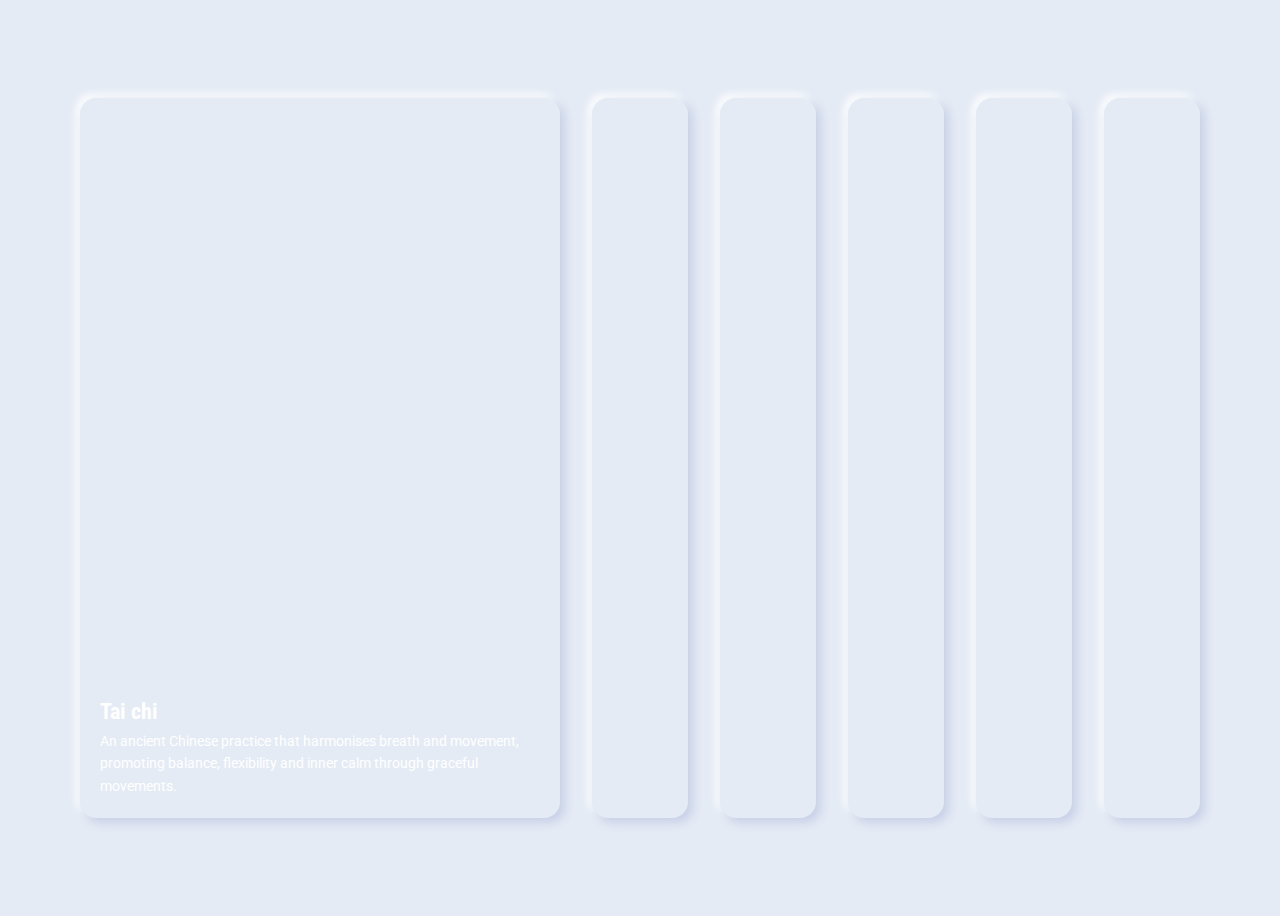
<file: 01_expanding-cards/index.html>
<!DOCTYPE html>
<html lang="en">
<head>
    <meta charset="UTF-8">
    <meta name="viewport" content="width=device-width, initial-scale=1.0">
    <link rel="stylesheet" href="./style.css">
    <title>01 - Expanding Cards</title>
</head>
<body>
    <div class="container">
        <div class="card active" style="background-image: url('https://mir-s3-cdn-cf.behance.net/project_modules/max_1200/c8dcb7181710323.6520543f58adc.png');">
            <div class="text-wrap">
                <h3>Tai chi</h3>
                <p>An ancient Chinese practice that harmonises breath and movement, promoting balance, flexibility and inner calm through graceful movements.</p>
            </div>
        </div>
        <div class="card" style="background-image: url('https://mir-s3-cdn-cf.behance.net/project_modules/max_1200/7fe11b181710323.6520543f5d22f.png');">
            <div class="text-wrap">
                <h3>Tennis</h3>
                <p>An exciting sport of agility and precision, rallies, serves and volleys require skill, strategy and relentless determination.</p>
            </div>
        </div>
        <div class="card"style="background-image: url('https://mir-s3-cdn-cf.behance.net/project_modules/max_1200/4eab55181710323.6520543f51001.png');">
            <div class="text-wrap">
                <h3>Rugby</h3>
                <p>A dynamic sport that combines strategy, teamwork and brute strength, it fosters camaraderie and resilience among players on the field.</p>
            </div>
        </div>
        <div class="card" style="background-image: url('https://mir-s3-cdn-cf.behance.net/project_modules/max_1200/037fb6181710323.6520543f54819.png');">
            <div class="text-wrap">
                <h3>Figure skating</h3>
                <p>An elegant sport that combines artistry and athleticism, where skaters perform graceful movements on ice with precision and style.</p>
            </div>
        </div>
        <div class="card" style="background-image: url('https://mir-s3-cdn-cf.behance.net/project_modules/max_1200/a6836a181710323.6520543f5b817.png');">
            <div class="text-wrap">
                <h3>Archery</h3>
                <p>An ancient skill that embodies focus, precision and strength. The archer's aim and release merge in perfect harmony and grace.</p>
            </div>
        </div>
        <div class="card" style="background-image: url('https://mir-s3-cdn-cf.behance.net/project_modules/max_1200/5e3031181710323.6520543f57d54.png');">
            <div class="text-wrap">
                <h3>Rhythmic gymnastics</h3>
                <p>A mesmerising blend of dance and athleticism, weaving grace, flexibility and precision into artful performances.</p>
            </div>
        </div>
    </div>
    <script src="./script.js"></script>
</body>
</html>
</file>
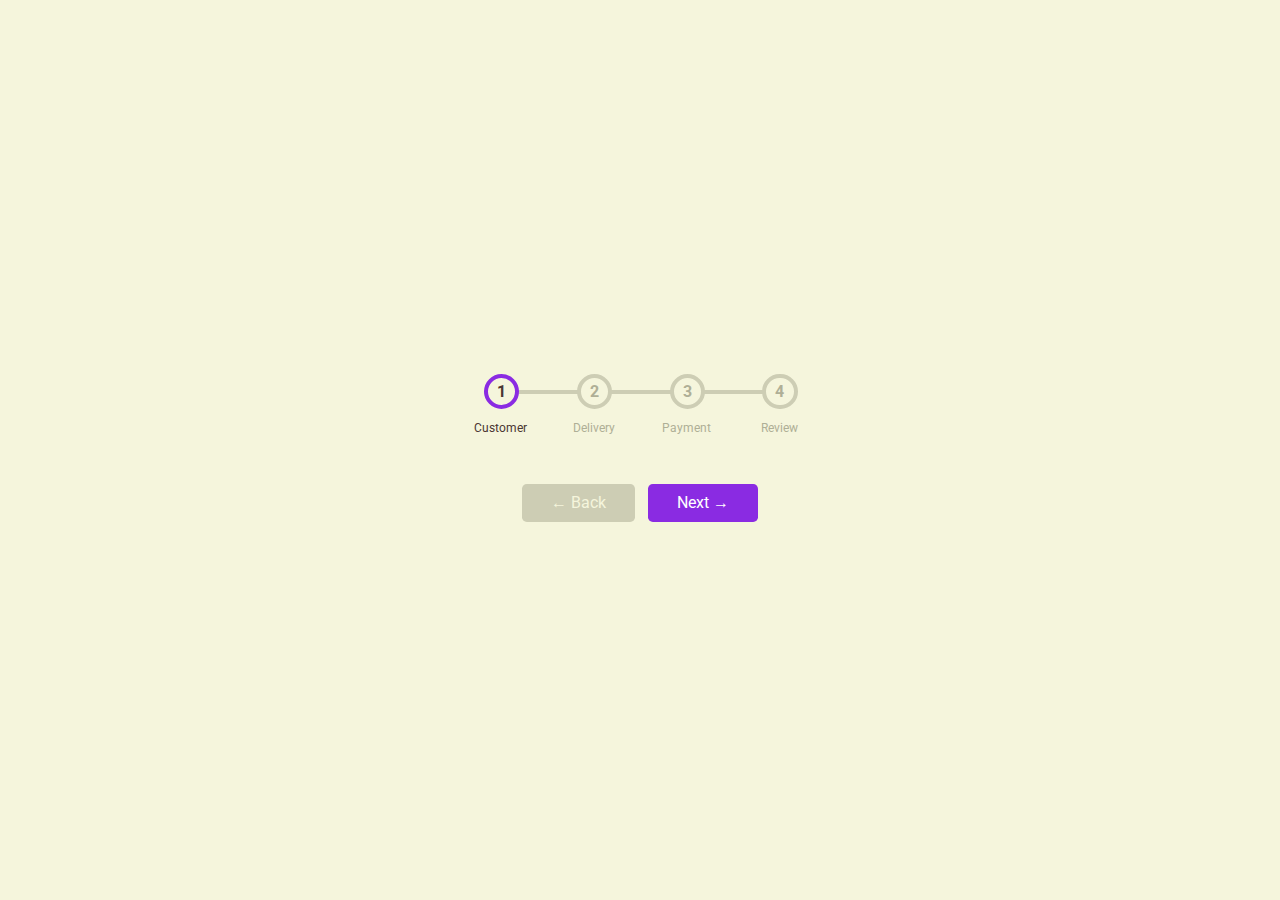
<file: 02_progress-steps/index.html>
<!DOCTYPE html>
<html lang="en">
<head>
    <meta charset="UTF-8">
    <meta name="viewport" content="width=device-width, initial-scale=1.0">
    <link rel="stylesheet" href="./style.css">
    <title>02 - Progress Steps</title>
</head>
<body>
    <div class="container">
        <div class="progress-container">
            <div class="progress" id="progress"></div>
            <div class="text-wrap active">
                <div class="circle">1</div>
                <p class="text">Customer</p>
            </div>
            <div class="text-wrap">
                <div class="circle">2</div>
                <p class="text">Delivery</p>
            </div>
            <div class="text-wrap">
                <div class="circle">3</div>
                <p class="text">Payment</p>
            </div>
            <div class="text-wrap">
                <div class="circle">4</div>
                <p class="text">Review</p>
            </div>
        </div>
        <button class="btn" id="back" disabled>&larr; Back</button>
        <button class="btn" id="next">Next &rarr;</button>
    </div>
    <script src="./script.js"></script>
</body>
</html>
</file>
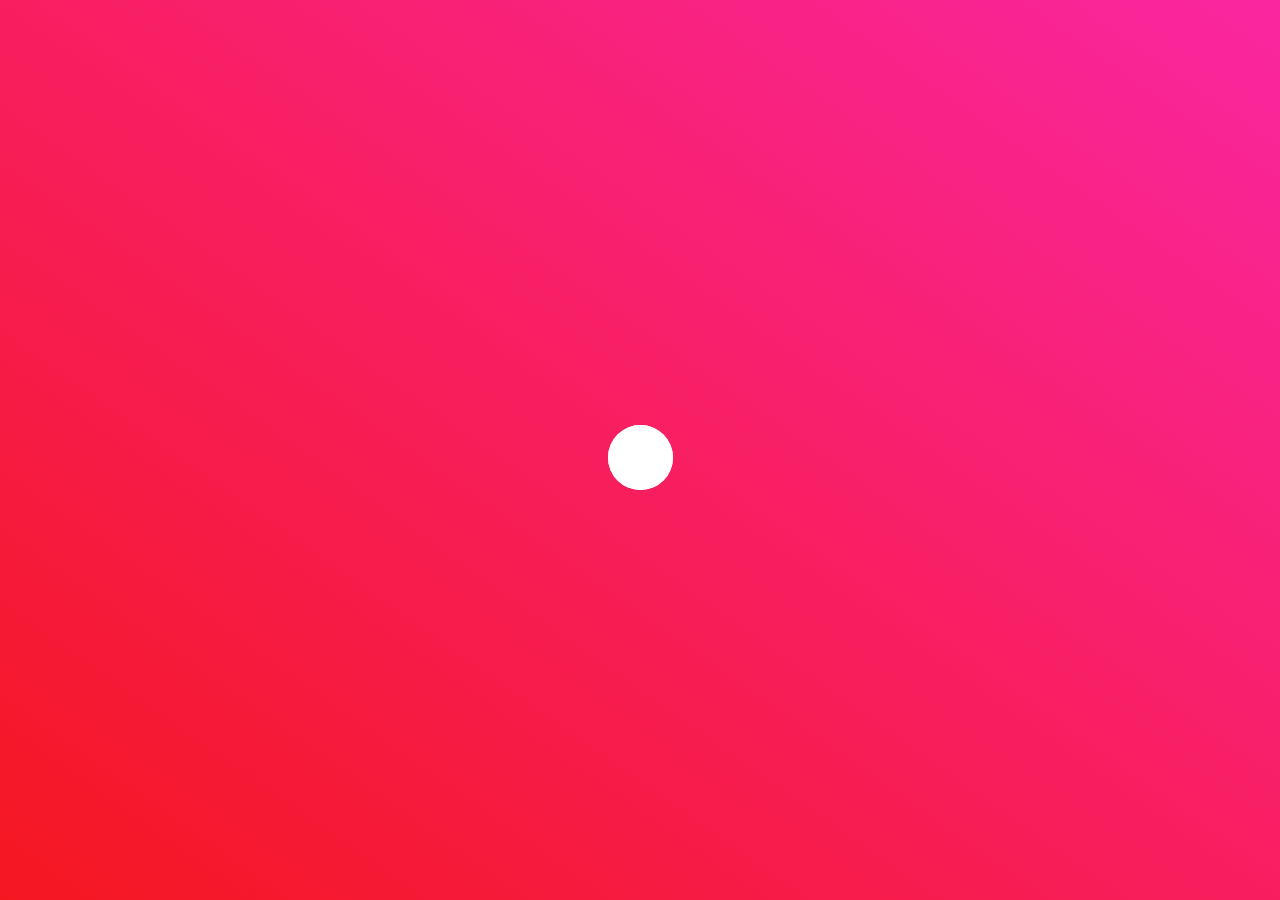
<file: 04_hidden-search-widget/index.html>
<!DOCTYPE html>
<html lang="en">
<head>
    <meta charset="UTF-8">
    <meta name="viewport" content="width=device-width, initial-scale=1.0">
    <link rel="stylesheet" href="https://cdnjs.cloudflare.com/ajax/libs/font-awesome/6.4.2/css/all.min.css" integrity="sha512-z3gLpd7yknf1YoNbCzqRKc4qyor8gaKU1qmn+CShxbuBusANI9QpRohGBreCFkKxLhei6S9CQXFEbbKuqLg0DA==" crossorigin="anonymous" referrerpolicy="no-referrer" />
    <link rel="stylesheet" href="./style.css">
    <title>04 - Hidden Search</title>
</head>
<body>
    <div class="search">
        <input type="text" class="input" placeholder="Search...">
        <button class="btn"><i class="fas fa-search"></i></button>
    </div>
    <script src="./script.js"></script>
</body>
</html>
</file>
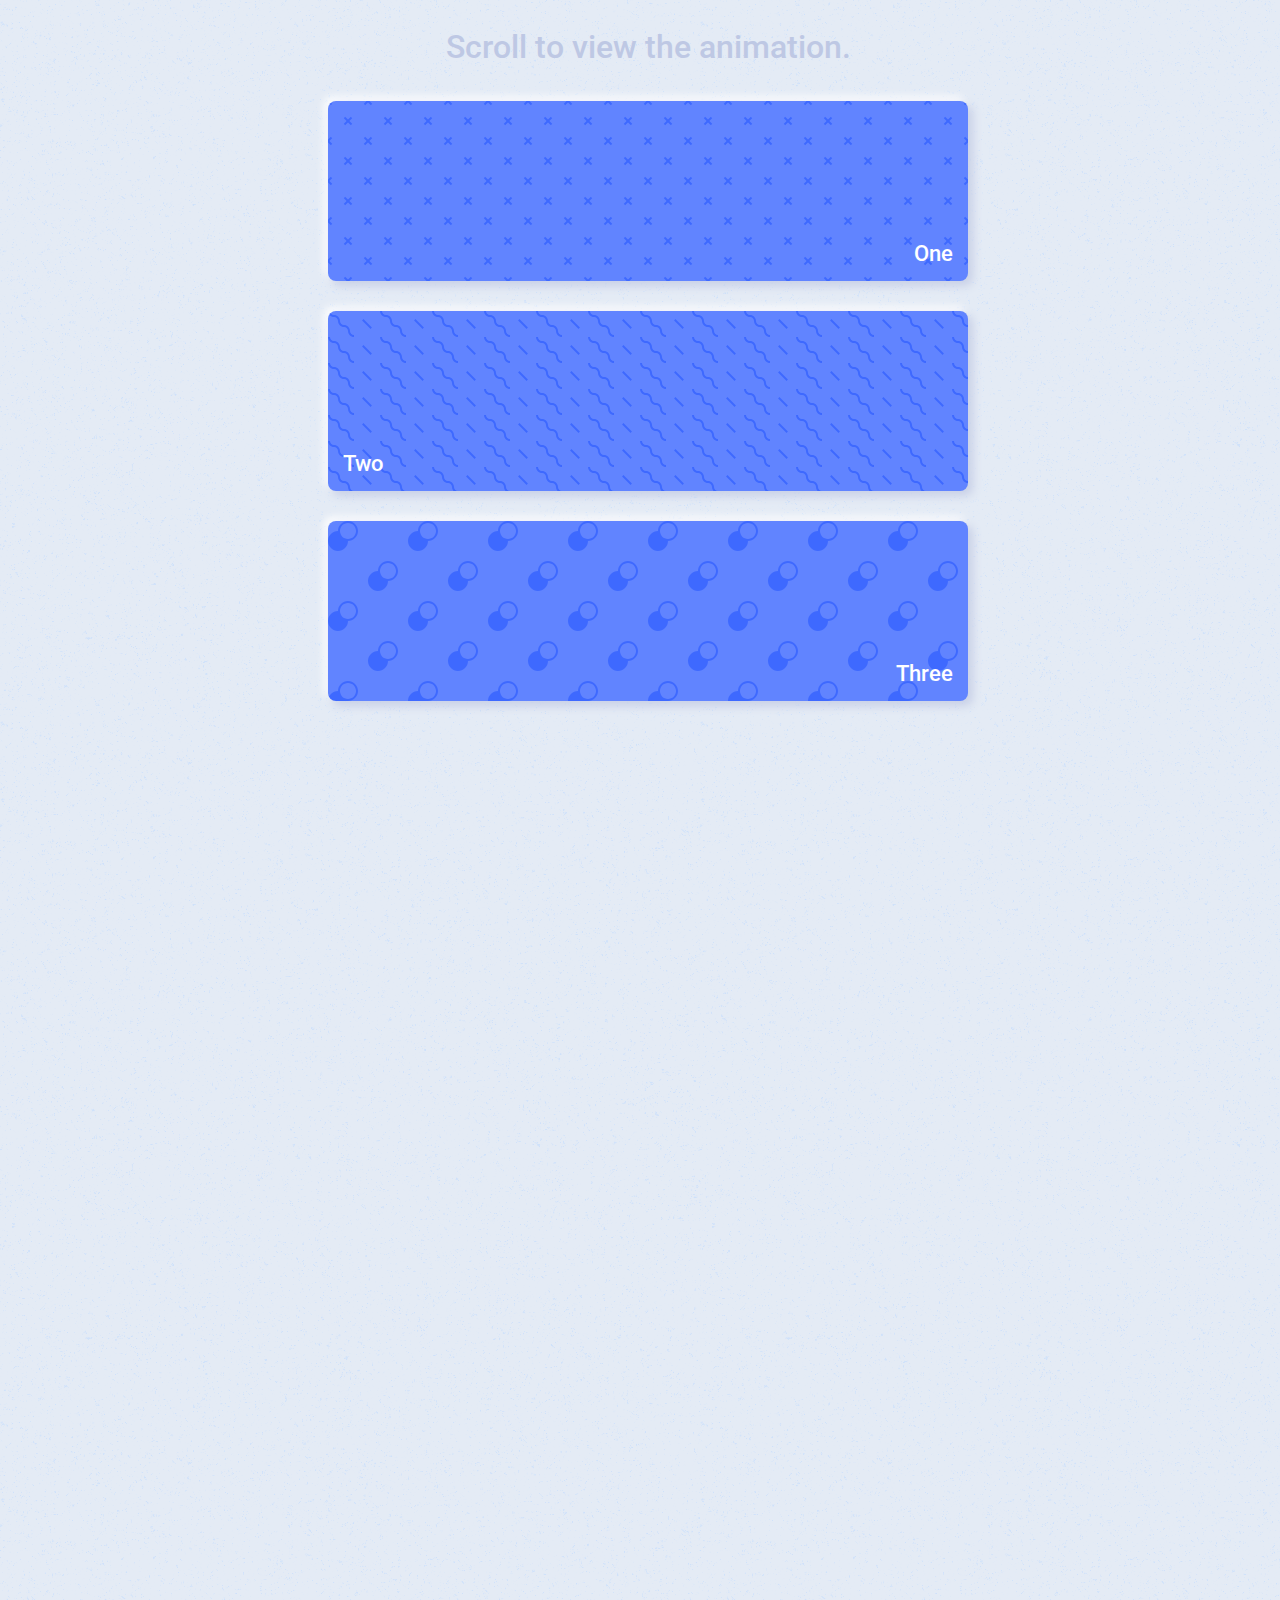
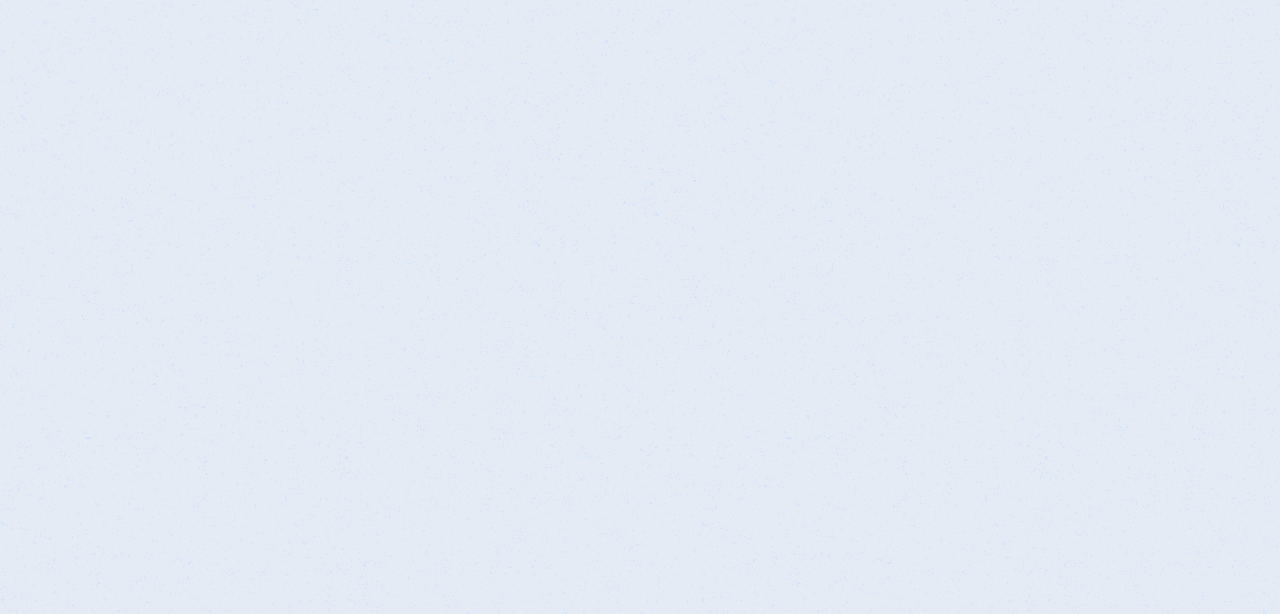
<file: 06_scroll-animation/index.html>
<!DOCTYPE html>
<html lang="en">
<head>
    <meta charset="UTF-8">
    <meta name="viewport" content="width=device-width, initial-scale=1.0">
    <link rel="stylesheet" href="./style.css">
    <title>06 - Scroll Animation</title>
</head>
<body>
    <h1>Scroll to view the animation.</h1>
    <div class="box one"><h2>One</h2></div>
    <div class="box two"><h2>Two</h2></div>
    <div class="box three"><h2>Three</h2></div>
    <div class="box one"><h2>Four</h2></div>
    <div class="box two"><h2>Five</h2></div>
    <div class="box three"><h2>Six</h2></div>
    <div class="box one"><h2>Seven</h2></div>
    <div class="box two"><h2>Eight</h2></div>
    <div class="box three"><h2>Nine</h2></div>
    <div class="box one"><h2>Ten</h2></div>
    <script src="./script.js"></script>
</body>
</html>
</file>
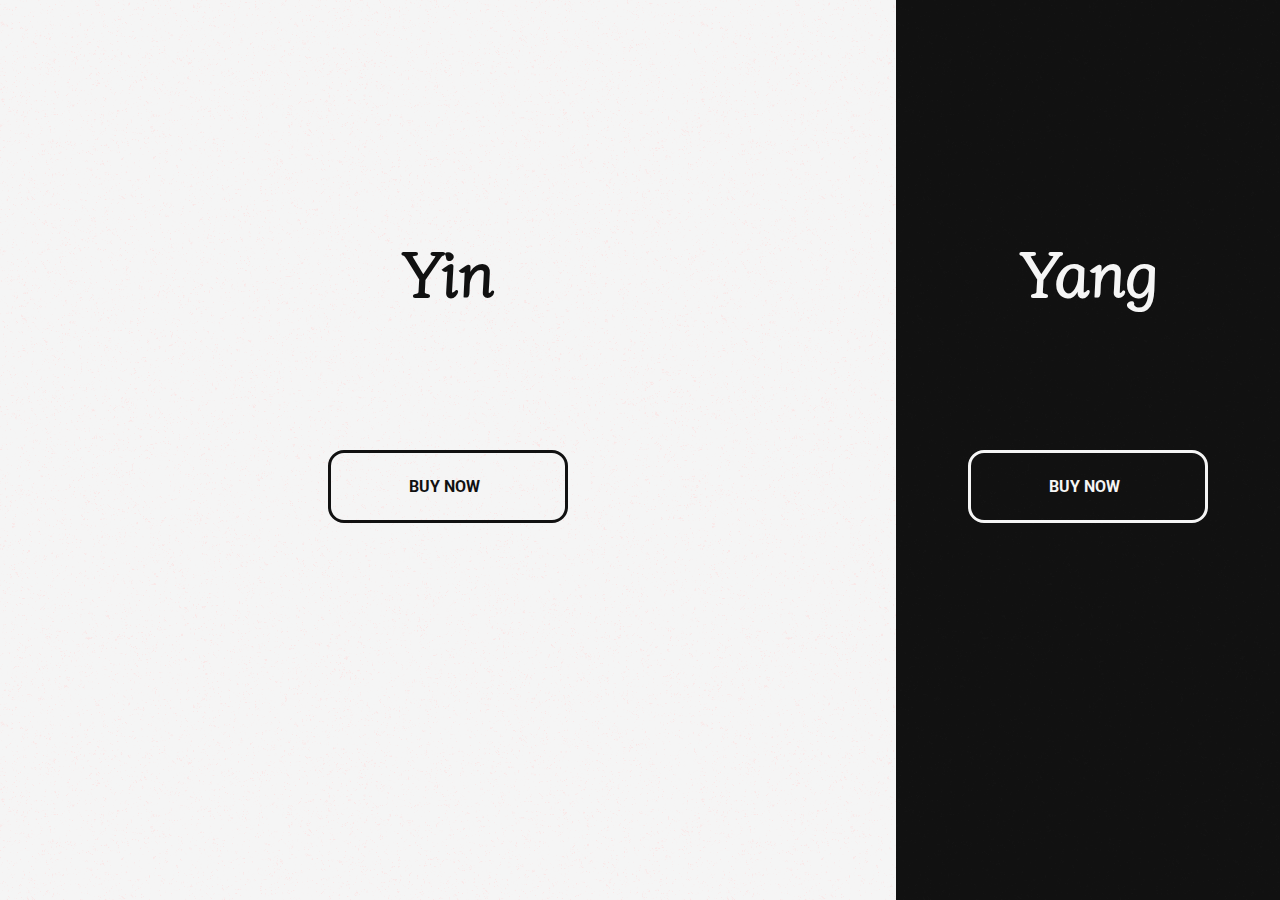
<file: 07_split-landing-page/index.html>
<!DOCTYPE html>
<html lang="en">
<head>
    <meta charset="UTF-8">
    <meta name="viewport" content="width=device-width, initial-scale=1.0">
    <link rel="stylesheet" href="https://cdnjs.cloudflare.com/ajax/libs/font-awesome/6.4.2/css/all.min.css" integrity="sha512-z3gLpd7yknf1YoNbCzqRKc4qyor8gaKU1qmn+CShxbuBusANI9QpRohGBreCFkKxLhei6S9CQXFEbbKuqLg0DA==" crossorigin="anonymous" referrerpolicy="no-referrer" />
    <link rel="stylesheet" href="./style.css">
    <title>07 - Split Landing Page</title>
</head>
<body>
    <div class="container">
        <div class="split left">
            <h1>Yin</h1>
            <a href="#" class="btn">Buy now &nbsp; <i class="fa-solid fa-yin-yang"></i></a>
        </div>
        <div class="split right">
            <h1>Yang</h1>
            <a href="#" class="btn">Buy now &nbsp; <i class="fa-solid fa-yin-yang"></i></a>
        </div>
    </div>

    <script src="./script.js"></script>
</body>
</html>
</file>
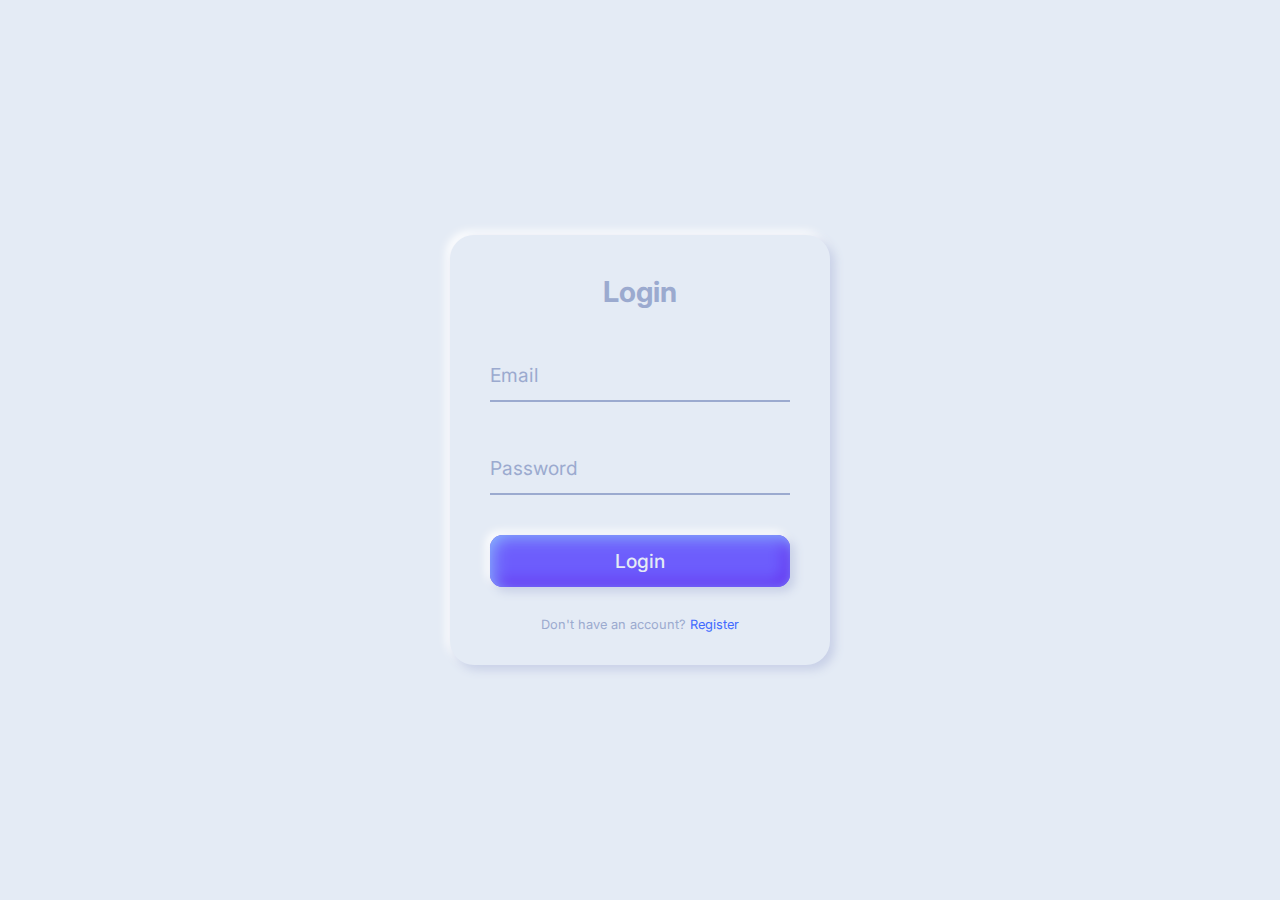
<file: 08_form-input-wave/index.html>
<!DOCTYPE html>
<html lang="en">
<head>
    <meta charset="UTF-8">
    <meta name="viewport" content="width=device-width, initial-scale=1.0">
    <link rel="stylesheet" href="https://cdnjs.cloudflare.com/ajax/libs/font-awesome/6.4.2/css/all.min.css" integrity="sha512-z3gLpd7yknf1YoNbCzqRKc4qyor8gaKU1qmn+CShxbuBusANI9QpRohGBreCFkKxLhei6S9CQXFEbbKuqLg0DA==" crossorigin="anonymous" referrerpolicy="no-referrer" />
    <link rel="stylesheet" href="style.css">
    <title>08 - Form Input Wave</title>
</head>
<body>
    <div class="container">
        <h1>Login</h1>
        <form>
            <div class="form-control">
                <input type="text" required name="email">
                <label>Email</label>
            </div>
            <div class="form-control">
                <input type="password" required name="password">
                <label>Password</label>
            </div>
            <button class="btn">Login</button>
            <p class="text">Don't have an account? <a href="#">Register</a></p>
        </form>
    </div>

    <script src="script.js"></script>
</body>
</html>
</file>
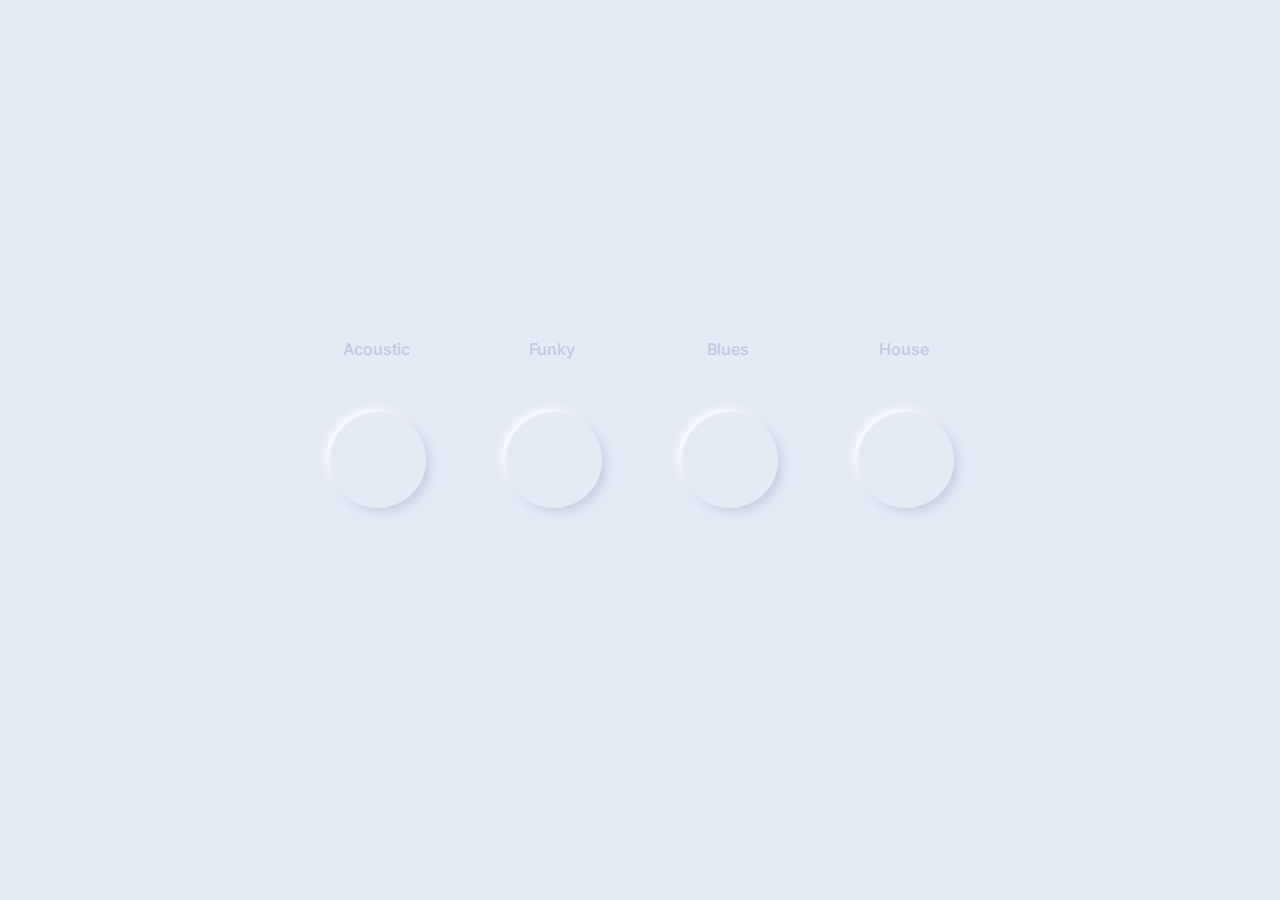
<file: 09_sound-board/index.html>
<!DOCTYPE html>
<html lang="en">
<head>
    <meta charset="UTF-8">
    <meta name="viewport" content="width=device-width, initial-scale=1.0">
    <link rel="stylesheet" href="https://cdnjs.cloudflare.com/ajax/libs/font-awesome/6.4.2/css/all.min.css" integrity="sha512-z3gLpd7yknf1YoNbCzqRKc4qyor8gaKU1qmn+CShxbuBusANI9QpRohGBreCFkKxLhei6S9CQXFEbbKuqLg0DA==" crossorigin="anonymous" referrerpolicy="no-referrer" />
    <link rel="stylesheet" href="style.css">
    <title>09 - Sound Board</title>
</head>
<body>
    <audio id="acoustic" src="https://d9olupt5igjta.cloudfront.net/samples/sample_files/361733/d6d7fe5af3a6d33d4d7cc543d1de49c9fc4961e2/mp3/_quien_ser.mp3" loop=""></audio>
    <audio id="funky" src="https://d9olupt5igjta.cloudfront.net/samples/sample_files/8107/8057b6e5d0409b408d83159e4b801c00bde7f26d/mp3/_130_Rhythm_C_SP_01.mp3" loop=""></audio>
    <audio id="blues" src="https://d9olupt5igjta.cloudfront.net/samples/sample_files/139327/cc885ca4eccce65150bad5bd24f41c73476e865f/mp3/_Loop_Texas_Shuffle_E_115BPM.mp3" loop=""></audio>
    <audio id="house" src="https://d9olupt5igjta.cloudfront.net/samples/sample_files/358556/e5ecd9ce676bd0ecede8d7327d3cc62825acf92e/mp3/_Classic_House_Loop.mp3" loop=""></audio>
    <div class="container">
        <p>Acoustic</p>
        <div class="circle paused">
            <span class="circle__btn">
                <i class="fa-solid fa-play" name="play"></i>
                <i class="fa-solid fa-pause" name="pause"></i>
            </span>
            <span class="circle__back-1"></span>
            <span class="circle__back-2"></span>
        </div>
    </div>
    <div class="container">
        <p>Funky</p>
        <div class="circle paused">
            <span class="circle__btn">
                <i class="fa-solid fa-play" name="play"></i>
                <i class="fa-solid fa-pause" name="pause"></i>
            </span>
            <span class="circle__back-1"></span>
            <span class="circle__back-2"></span>
        </div>
    </div>
    <div class="container">
        <p>Blues</p>
        <div class="circle paused">
            <span class="circle__btn">
                <i class="fa-solid fa-play" name="play"></i>
                <i class="fa-solid fa-pause" name="pause"></i>
            </span>
            <span class="circle__back-1"></span>
            <span class="circle__back-2"></span>
        </div>
    </div>
    <div class="container">
        <p>House</p>
        <div class="circle paused">
            <span class="circle__btn">
                <i class="fa-solid fa-play" name="play"></i>
                <i class="fa-solid fa-pause" name="pause"></i>
            </span>
            <span class="circle__back-1"></span>
            <span class="circle__back-2"></span>
        </div>
    </div>
    <script src="script.js"></script>
</body>
</html>
</file>
<file: 01_expanding-cards/style.css>
@import url('https://fonts.googleapis.com/css2?family=Roboto&family=Roboto+Condensed&display=swap');

:root {
    font-size: 100%;
    --white: oklch(100% 0 0);
    --greyLight-1:  oklch(93.77% 0.015 257.2);
    --greyLight-2:  oklch(85.86% 0.033 270.41);

    --background: var(--greyLight-1);

    --surface: var(--greyLight-1);
    --onSurface: var(--white);

    --shadow: .3rem .3rem .6rem var(--greyLight-2),
             -.2rem -.2rem .5rem var(--white);
}

* {
    box-sizing: border-box;
}

h3 {
    font-family: 'Roboto Condensed', sans-serif;
    font-size: 1.4rem;
    color: var(--onSurface);
    margin: 0;
}

p {
    font-family: 'Roboto', sans-serif;
    font-size: .9rem;
    line-height: 1.4rem;
    color: var(--onSurface);
    margin: .4rem 0 0 0;
}

body {
    display: flex;
    justify-content: center;
    align-items: center;
    height: 100vh;
    overflow: hidden;
    background: var(--background);
}

.container {
    display: flex;
    width: 90vw;
}

.card {
    background-size: cover;
    background-position: center;
    background-repeat: no-repeat;
    height: 80vh;
    border-radius: 1rem;
    cursor: pointer;
    margin: 1rem;
    flex: 1;
    position: relative;
    transition: flex 700ms ease-in;
    box-shadow: var(--shadow);
}

.text-wrap {
    position: absolute;
    bottom: 1.25rem;
    padding: 0 1.25rem;
    margin: 0;
    opacity: 0;
}

.card.active {
    flex: 5;
}

.card.active .text-wrap {
    opacity: 1;
    transition: opacity 300ms ease-in 400ms;
}

@media (max-width: 480px) {
    .container {
        flex-direction: column;
        align-items: center;
        height: 90vh;
    }

    .card {
        width: 90vw;
    }

    p {
        display: none;
    }

    .card:nth-of-type(5), .card:nth-of-type(6) {
        display: none;
    }
}
</file>
<file: 02_progress-steps/style.css>
@import url('https://fonts.googleapis.com/css2?family=Roboto:ital,wght@0,400;0,700;1,400;1,700&display=swap');

:root {
    font-size: 100%;
    --line-border-fill:  rgb(138 43 226 / 1);
    --line-border-empty: rgb(205 205 180 / 1);
    --text-empty:        rgb(175 175 150 / 1);
    --text-fill:         rgb(74 54 50 / 1);
    --background-color:  rgb(245 245 220 / 1);
} 

* {
    box-sizing: border-box;
}

body {
    background-color: var(--background-color);
    font-family: 'Roboto', sans-serif;
    display: flex;
    align-items: center;
    justify-content: center;
    height: 100vh;
    overflow: hidden;
    margin: 0;
}

.container {
    text-align: center;
}

.progress-container {
    display: flex;
    justify-content: space-between;
    position: relative;
    margin-bottom: 2rem;
    max-width: 100%;
    width: 22rem;
}

.progress-container::before {
    content:'';
    background-color: var(--line-border-empty);
    position: absolute;
    top: 1.125rem;
    left: 1.25rem;
    transform: translateY(-50%);
    height: .25rem;
    width: 80%;
    z-index: -1;
}

.progress {
    background-color: var(--line-border-fill);
    position: absolute;
    top: 1.125rem;
    left: 1.25rem;
    transform: translateY(-50%);
    height: .25rem;
    max-width: 80%;
    width: 0%;
    z-index: -1;
    transition: 400ms ease;
}

.text-wrap {
    display: inline-block;
    text-align: center;
    width: 4.6rem;
}

.text-wrap p {
    font-weight: 400;
    font-size: 0.75rem;
    color: var(--text-empty);
}

.text-wrap.active p {
    font-weight: 400;
    color: var(--text-fill);
    transition: 400ms ease;
}

.circle {
    background-color: var(--background-color);
    border: .25rem solid var(--line-border-empty);
    color: var(--text-empty);
    font-weight: 700;
    border-radius: 50%;
    height: 2.2rem;
    width: 2.2rem;
    position: relative; /* Position the child element */
    left: 1.25rem; 
    display: flex;
    align-items: center;
    justify-content: center;
    transition: 400ms ease;
}

.text-wrap.active div.circle {
    border-color: var(--line-border-fill);
    color: var(--text-fill);
}

.btn {
    background-color: var(--line-border-fill);
    color: white;
    border: 0;
    border-radius: .3rem;
    cursor: pointer;
    font-family: inherit;
    padding: .6rem 1.8rem;
    margin: .3rem;
    font-size: 1rem;
}

.btn:active {
    transform: scale(0.98);
}

.btn:focus {
    outline: 0;
}

.btn:disabled {
    background-color: var(--line-border-empty);
    cursor:not-allowed;
    color: var(--background-color);
    transform: none;
}
</file>
<file: 04_hidden-search-widget/style.css>
@import url('https://fonts.googleapis.com/css2?family=Roboto:ital,wght@0,400;0,700;1,400;1,700&display=swap');

* {
    box-sizing: border-box;
}

body {
    background:linear-gradient(to top right, rgb(245 23 32 / 1), rgb(250 38 160 / 1));
    font-family: 'Roboto', sans-serif;
    display: flex;
    justify-content: center;
    align-items: center;
    overflow: hidden;
    height: 100vh;
    margin: 0;
}


.search {
    position: relative;
    height: 50px;
}

.search .input {
    font-weight: 400;
    background-color: rgb(255 255 255 / 1);
    border: 0;
    color: rgb(0 0 0 / 0);
    border-radius: 65px;
    font-size: 18px;
    padding: 15px;
    height: 65px;
    width: 65px;
    box-shadow:none;
    transition-property: width, color, box-shadow;
    transition-duration: 250ms;
    transition-timing-function: ease-in-out;
}

.btn {
    position: absolute;
    top: 0;
    left: 0;
    cursor: pointer;
    background-color: rgb(255 255 255 / 1);
    border: 0;
    border-radius: 50%;
    font-size: 24px;
    height: 65px;
    width: 65px;
    transition-property: transform, background-color;
    transition-duration: 250ms;
    transition-timing-function: ease-in-out;
}

.btn:focus, .input:focus {
    outline: none;
}

.search.active .input {
    width: 260px;
    color: rgb(0 0 0 / 1);
    box-shadow: inset 0px 0px 10px rgba(0,0,0,0.6);
}

.search.active .btn {
    transform:translateX(195px);
    background-color: rgb(255 255 255 / 0);
}
</file>
<file: 06_scroll-animation/style.css>
@import url('https://fonts.googleapis.com/css2?family=Roboto&display=swap');

:root {
    font-size: 100%;
    --white: oklch(100% 0 0);  
    --greyLight-1:  oklch(93.77% 0.015 257.2);
    --greyLight-2:  oklch(85.86% 0.033 270.41);
    --greyLight-3:  oklch(83.4% 0.041 269.92);

    --background: var(--greyLight-1);
    --onBackground: var(--greyLight-3);

    --surface: oklch(64.95% 0.186 268.81);
    --onSurface: var(--white);

    --shadow: .3rem .3rem .6rem var(--greyLight-2),
             -.2rem -.2rem .5rem var(--white);
}

* {
    box-sizing: border-box;
}

body {
    font-family: 'Roboto', sans-serif;
    background-color: var(--background);
    background: url("[data-uri]");
    display: flex;
    flex-direction: column;
    align-items: center;
    justify-content: center;
    overflow-x: hidden;
    width: 100vw;
    max-width: 100vw;
    padding: 0 0 20px 0;
}

h1 {
    margin: 20px;
    text-align: center;
    font-size: 2em;
    font-weight: 500;
    color: var(--onBackground);
}

h2 {
    font-size: 1.4em;
    font-weight: 500;
    margin: 0;
}

.box {
    display: flex;
    align-items:end;
    justify-content:right;
    border-radius: .5em;
    background-color: var(--surface);
    color: var(--onSurface);
    box-shadow: var(--shadow);
    width: 50vw;
    height: 20vh;
    margin: 15px;
    padding: 15px;
    transform: translateX(200%);
    transition: transform 400ms ease;
}

.box:nth-of-type(even) {
    transform: translateX(-200%);
    justify-content:left;
}

.box.show {
    transform: translateX(0);
}

.one {
    background-image: url("data:image/svg+xml,%3Csvg xmlns='http://www.w3.org/2000/svg' width='40' height='40' viewBox='0 0 40 40'%3E%3Cg fill-rule='evenodd'%3E%3Cg fill='%233E69FF' fill-opacity='1'%3E%3Cpath d='M0 38.59l2.83-2.83 1.41 1.41L1.41 40H0v-1.41zM0 1.4l2.83 2.83 1.41-1.41L1.41 0H0v1.41zM38.59 40l-2.83-2.83 1.41-1.41L40 38.59V40h-1.41zM40 1.41l-2.83 2.83-1.41-1.41L38.59 0H40v1.41zM20 18.6l2.83-2.83 1.41 1.41L21.41 20l2.83 2.83-1.41 1.41L20 21.41l-2.83 2.83-1.41-1.41L18.59 20l-2.83-2.83 1.41-1.41L20 18.59z'/%3E%3C/g%3E%3C/g%3E%3C/svg%3E");
}

.two {
    background-image: url("data:image/svg+xml,%3Csvg width='52' height='26' viewBox='0 0 52 26' xmlns='http://www.w3.org/2000/svg'%3E%3Cg fill='none' fill-rule='evenodd'%3E%3Cg fill='%233E69FF' fill-opacity='1'%3E%3Cpath d='M10 10c0-2.21-1.79-4-4-4-3.314 0-6-2.686-6-6h2c0 2.21 1.79 4 4 4 3.314 0 6 2.686 6 6 0 2.21 1.79 4 4 4 3.314 0 6 2.686 6 6 0 2.21 1.79 4 4 4v2c-3.314 0-6-2.686-6-6 0-2.21-1.79-4-4-4-3.314 0-6-2.686-6-6zm25.464-1.95l8.486 8.486-1.414 1.414-8.486-8.486 1.414-1.414z' /%3E%3C/g%3E%3C/g%3E%3C/svg%3E");

}

.three {
    background-image: url("data:image/svg+xml,%3Csvg width='80' height='80' viewBox='0 0 80 80' xmlns='http://www.w3.org/2000/svg'%3E%3Cg fill='none' fill-rule='evenodd'%3E%3Cg fill='%233E69FF' fill-opacity='1'%3E%3Cpath d='M50 50c0-5.523 4.477-10 10-10s10 4.477 10 10-4.477 10-10 10c0 5.523-4.477 10-10 10s-10-4.477-10-10 4.477-10 10-10zM10 10c0-5.523 4.477-10 10-10s10 4.477 10 10-4.477 10-10 10c0 5.523-4.477 10-10 10S0 25.523 0 20s4.477-10 10-10zm10 8c4.418 0 8-3.582 8-8s-3.582-8-8-8-8 3.582-8 8 3.582 8 8 8zm40 40c4.418 0 8-3.582 8-8s-3.582-8-8-8-8 3.582-8 8 3.582 8 8 8z' /%3E%3C/g%3E%3C/g%3E%3C/svg%3E");
}
</file>
<file: 07_split-landing-page/style.css>
@import url('https://fonts.googleapis.com/css2?family=Diphylleia&family=Roboto&display=swap');

:root {
    font-size: 100%;
    --left-surface: oklch(97.02% 0 0);
    --left-onSurface:oklch(17.76% 0 0);
    --left-hover: oklch(17.76% 0 0);
    --right-surface: oklch(17.76% 0 0);
    --right-onSurface: oklch(97.02% 0 0);
    --right-hover: oklch(97.02% 0 0);
    --hover-width:70%;
    --other-width:30%;
    --speed: 1000ms;
}

* {
        box-sizing: border-box;
}

body {
    justify-content: center;
    height: 100vh;
    overflow: hidden;
    margin: 0;
}

h1 {
    font-family: 'Diphylleia', serif;
    font-size: 4rem;
    position: absolute;
    left: 50%;
    top: 20%;
    transform: translateX(-50%);
    white-space: nowrap;
}

.container {
    position: relative;
    width: 100%;
    height: 100%;
    background-color: rgb(0, 0, 0);
}

.split {
    position: absolute;
    width: 50%;
    height: 100%;
    overflow: hidden;
}

.split.left {
    left: 0;
    background: var(--left-surface);
}

.split.left h1 {
        color: var(--left-onSurface); 
}

.split.left .btn {
    color: var(--left-onSurface);
    border-color: var(--left-onSurface);
}

.split.left::before {
    content: '';
    position: absolute;
    width: 100%;
    height: 100%;
    background: url("[data-uri]");
}

.split.right {
    right: 0;
    background: var(--right-surface);
}
.split.right h1 {
    color: var(--right-onSurface);
}
.split.right .btn {
    color: var(--right-onSurface);
    border-color: var(--right-onSurface);
}

.split.right::before {
    content: '';
    position: absolute;
    width: 100%;
    height: 100%;
    background: url("[data-uri]");
}

.split.right, .split.left, .split.right::before, .split.left::before {
    transition: all var(--speed) ease-in-out;
}

.btn {
    font-family: 'Roboto', sans-serif;
    position: absolute;
    display: flex;
    justify-content: center;
    align-items: center;
    left: 50%;
    top: 50%;
    transform: translateX(-50%);
    text-decoration: none;
    border-style:solid;
    border-width: .2rem;
    border-radius: 1rem;
    font-size: 1rem;
    font-weight: 700;
    text-transform: uppercase;
    width: 15rem;
    padding: 1.5rem;
}

.split.left .btn:hover {
    background-color: var(--left-hover);
    border-color: var(--left-hover);
    color: var(--right-hover);
}

.split.right .btn:hover {
    background-color: var(--right-hover);
    border-color: var(--right-hover);
    color: var(--left-hover);
}

.hover-left .left {
    width: var(--hover-width);
}

.hover-left .right {
    width: var(--other-width);
}

.hover-right .right {
    width: var(--hover-width);
}

.hover-right .left {
    width: var(--other-width);
}

@media screen and (max-width: 590px) {
    h1 {
        font-size: 2rem;
        top: 30%;
    }

    .btn {
        border-radius: .6rem;
        border-width: .17rem;
        font-size: .8rem;
        padding: .7rem;
        width: 7.5rem;
    }
}

@media screen and (min-width: 591px) and (max-width: 740px) {

    h1 {
        font-size: 2.5rem;
        top: 27%;
    }

    .btn {
        border-radius: .7rem;
        font-size: .9rem;
        padding: .8rem;
        width: 9rem;
    }
}

@media screen and (min-width: 741px) and (max-width: 1000px) {
    h1 {
        font-size: 3rem;
        top: 25%;
    }

    .btn {
        padding: 1.2rem;
        width: 11rem;
    }
}
</file>
<file: 08_form-input-wave/style.css>
@import url('https://fonts.googleapis.com/css2?family=Inter:wght@400;500&display=swap');

:root {
    font-size: 100%;
    --white: oklch(100% 0 0);
    --primary-light: oklch(78.81% 0.109 255.212);
    --primary: oklch(58.63% 0.227 281.34);
    --primary-dark: oklch(47.56% 0.273 284.25);

    --greyLight-1:  oklch(93.77% 0.015 257.2);
    --greyLight-2:  oklch(85.86% 0.033 270.41);
    --greyDark:     oklch(73.91% 0.056 267.7);

    --background: var(--greyLight-1);
    --onBackground: var(--greyDark);

    --surface: var(--primary);
    --onSurface: var(--white);
    --onSurface-Dark: oklch(58.2% 0.228 266.74);

    --shadow: .3rem .3rem .6rem var(--greyLight-2),
             -.2rem -.2rem .5rem var(--white);
}

* {
    box-sizing: border-box;
}

body {
    font-family: 'Inter', sans-serif;
    background-color: var(--background);
    display: flex;
    flex-direction: column;
    align-items: center;
    justify-content: center;
    height: 100vh;
    overflow: hidden;
    margin: 0;
}

.container {
    background-color: var(--background);
    color: var(--onBackground);
    padding: 1.25rem 2.5rem;
    border-radius: 1.5rem;
    box-shadow: var(--shadow);
}

.container h1 {
    font-size: 1.8rem;
    text-align: center;
    padding-bottom: 1.25rem;
}

.container a {
    text-decoration: none;
    color: var(--onSurface-Dark);
}

.form-control {
    position: relative;
    margin: 1.25rem 0 2.5rem 0;
    width: 18.75rem;
}

.form-control input {
    background-color: transparent;
    border: 0;
    border-bottom: 0.125rem var(--onBackground) solid;
    display: block;
    width: 100%;
    padding: .9rem;
    font-size: 1.2rem;
    color: var(--onBackground);
    font-weight: 400;
}

.form-control input:focus,
.form-control input:valid {
    outline: 0;
    border-bottom-color: var(--greyLight-2);
}

.form-control label {
    position: absolute;
    top: .9rem;
    left: 0;
}

.form-control label span {
    display: inline-block;
    font-size: 1.2rem;
    min-width: .3rem;
    transition: 300ms cubic-bezier(0.68, -0.55, 0.265, 1.55);
}

.form-control input:focus + label span,
.form-control input:valid + label span {
    color: var(--greyLight-2);
    transform: translateY(-1.875rem);
    font-size: 1rem;
}

.btn {
    cursor: pointer;
    display: inline-block;
    width: 100%;
    background: var(--surface);
    padding: .9rem;
    font-family: inherit;
    font-size: 1.2rem;
    border: 0;
    border-radius: .8rem;
    box-shadow:inset .2rem .2rem 1rem var(--primary-light), 
              inset -.2rem -.2rem 1rem var(--primary-dark),
              var(--shadow);
    color: var(--greyLight-1);
    transition: 300ms ease;
    font-weight: 500;
}

.btn:focus {
    outline: 0;
}

.btn:hover{
    color: var(--onSurface);
}

.btn:active {
    box-shadow:inset .2rem .2rem 1rem var(--primary-dark), 
             inset -.2rem -.2rem 1rem var(--primary-light);
    color: var(--onSurface);
}

.text {
    margin-top: 1.875rem;
    text-align: center;
    font-size: .8rem;
    font-weight: 400;
}
</file>
<file: 09_sound-board/style.css>
@import url('https://fonts.googleapis.com/css2?family=Inter:wght@500;600&display=swap');

:root {
    font-size: 100%;
    --primary: oklch(58.63% 0.227 281.34);
    --white: oklch(100% 0 0);
    --greyLight-1: oklch(93.77% 0.015 257.2);
    --greyLight-2: oklch(85.86% 0.033 270.41);
    --greyLight-3: oklch(83.4% 0.041 269.92);

    --shadow: .3rem .3rem .6rem var(--greyLight-2),
             -.2rem -.2rem .5rem var(--white);
    --inner-shadow: inset .2rem .2rem .5rem var(--greyLight-2),
                    inset -.2rem -.2rem .5rem var(--white);
    --radial-gradient: radial-gradient(ellipse at center, var(--white) 0%, var(--greyLight-1) 100%);
}

* {
    box-sizing: border-box;
}

body {
    background-color: var(--greyLight-1);
    font-family: 'Inter', sans-serif;
    display: flex;
    flex-direction: row;
    align-items: center;
    justify-content: center;
    height: 100vh;
    width: 100vw;
    overflow: hidden;
    margin: 0;
}

.container {
    display: flex;
    flex-direction:column;
    align-items: center;
    justify-content: center;
    margin: 1rem;
    padding: 1rem;
}

.container p {
    transform: translateY(-2.7rem);
    color: var(--greyLight-3);
    font-size: 1rem;
    font-weight: 500;
    margin: 0;
    white-space: nowrap;
}

.circle {
    width: 7rem;
    height: 100%;
    justify-self: center;
    display: grid;
    grid-template-rows: 1fr;
    justify-items: center;
    align-items: center;
}

.circle__btn {
    grid-row: 1 / 2;
    grid-column: 1 / 2;
    width: 6rem;
    height: 6rem;
    display: flex;
    margin: .6rem;
    justify-content: center;
    align-items: center;
    border-radius: 50%;
    font-size: 2.5rem;
    text-align: center;
    color: var(--primary);
    z-index: 300;
    background-color: var(--greyLight-1);
    background: var(--greyLight-1);
    box-shadow: var(--shadow);
    cursor: pointer;
    position: relative;
}

.circle__btn.shadow {
    box-shadow: var(--inner-shadow);
}

.circle__btn .fa-play {
    position: absolute;
    transform: translateX(4px);
    opacity: 0;
    transition: all 200ms linear;
}

.circle__btn .fa-play.visibility {
    opacity: 1;
}

.circle__btn .fa-pause {
    position: absolute;
    transition: all 200ms linear;
}

.circle__btn .fa-pause.visibility {
    opacity: 0;
}

.circle.paused .circle__back-1,
.circle.paused .circle__back-2 {
    animation-play-state: paused;
    filter: opacity(0%);
    transition: filter 2000ms ease;
}

.circle.paused .circle__btn .fa-play {
    opacity: 1;
}

.circle.paused .circle__btn .fa-pause {
    opacity: 0;
}

.circle__back-1,
.circle__back-2 {
    grid-row: 1 / 2;
    grid-column: 1 / 2;
    width: 6rem;
    height: 6rem;
    border-radius: 50%;
    filter: blur(1px);
    z-index: 100;
}

.circle__back-1 {
    box-shadow: .4rem .4rem .8rem var(--greyLight-2),
        -.4rem -.4rem .8rem var(--white);
    background: linear-gradient(to bottom right, var(--greyLight-2) 0%, var(--white) 100%);
    animation: 2s linear infinite waves;
}

.circle__back-2 {
    box-shadow: .4rem .4rem .8rem var(--greyLight-2),
        -.4rem -.4rem .8rem var(--white);
    animation: 2s linear 1s infinite waves;
}

@keyframes waves {
    0% {
        transform: scale(1);
        opacity: 1;
    }

    50% {
        opacity: 1;
    }

    100% {
        transform: scale(2);
        opacity: 0;
    }
}
@media screen and (max-width: 440px) {
    body {
        flex-wrap: wrap;
    }
    .container {
        margin: 1rem;
        padding: 1rem;
    }
    
    .container p {
        transform: translateY(-2rem);
        font-size: .9rem;
    }

    .circle {
        width: 6rem;
    }
        
    .circle__btn {
        width: 5rem;
        height: 5rem;
        font-size: 2rem;
    }

    .circle__btn .fa-play {
        transform: translateX(2px);
    }

    .circle__back-1,
    .circle__back-2 {
    width: 5rem;
    height: 5rem;
    }
}   

@media screen and (min-width: 441px) and (max-width: 740px) {

    body {
        flex-wrap: wrap;
    }
    .container {
        margin: 1rem;
        padding: 1rem;
    }
    
    .container p {
        transform: translateY(-2rem);
        font-size: .9rem;
    }

    .circle {
        width: 6rem;
    }
        
    .circle__btn {
        width: 5rem;
        height: 5rem;
        font-size: 2rem;
    }

    .circle__btn .fa-play {
        transform: translateX(2px);
    }

    .circle__back-1,
    .circle__back-2 {
    width: 5rem;
    height: 5rem;
    }
}
</file>
